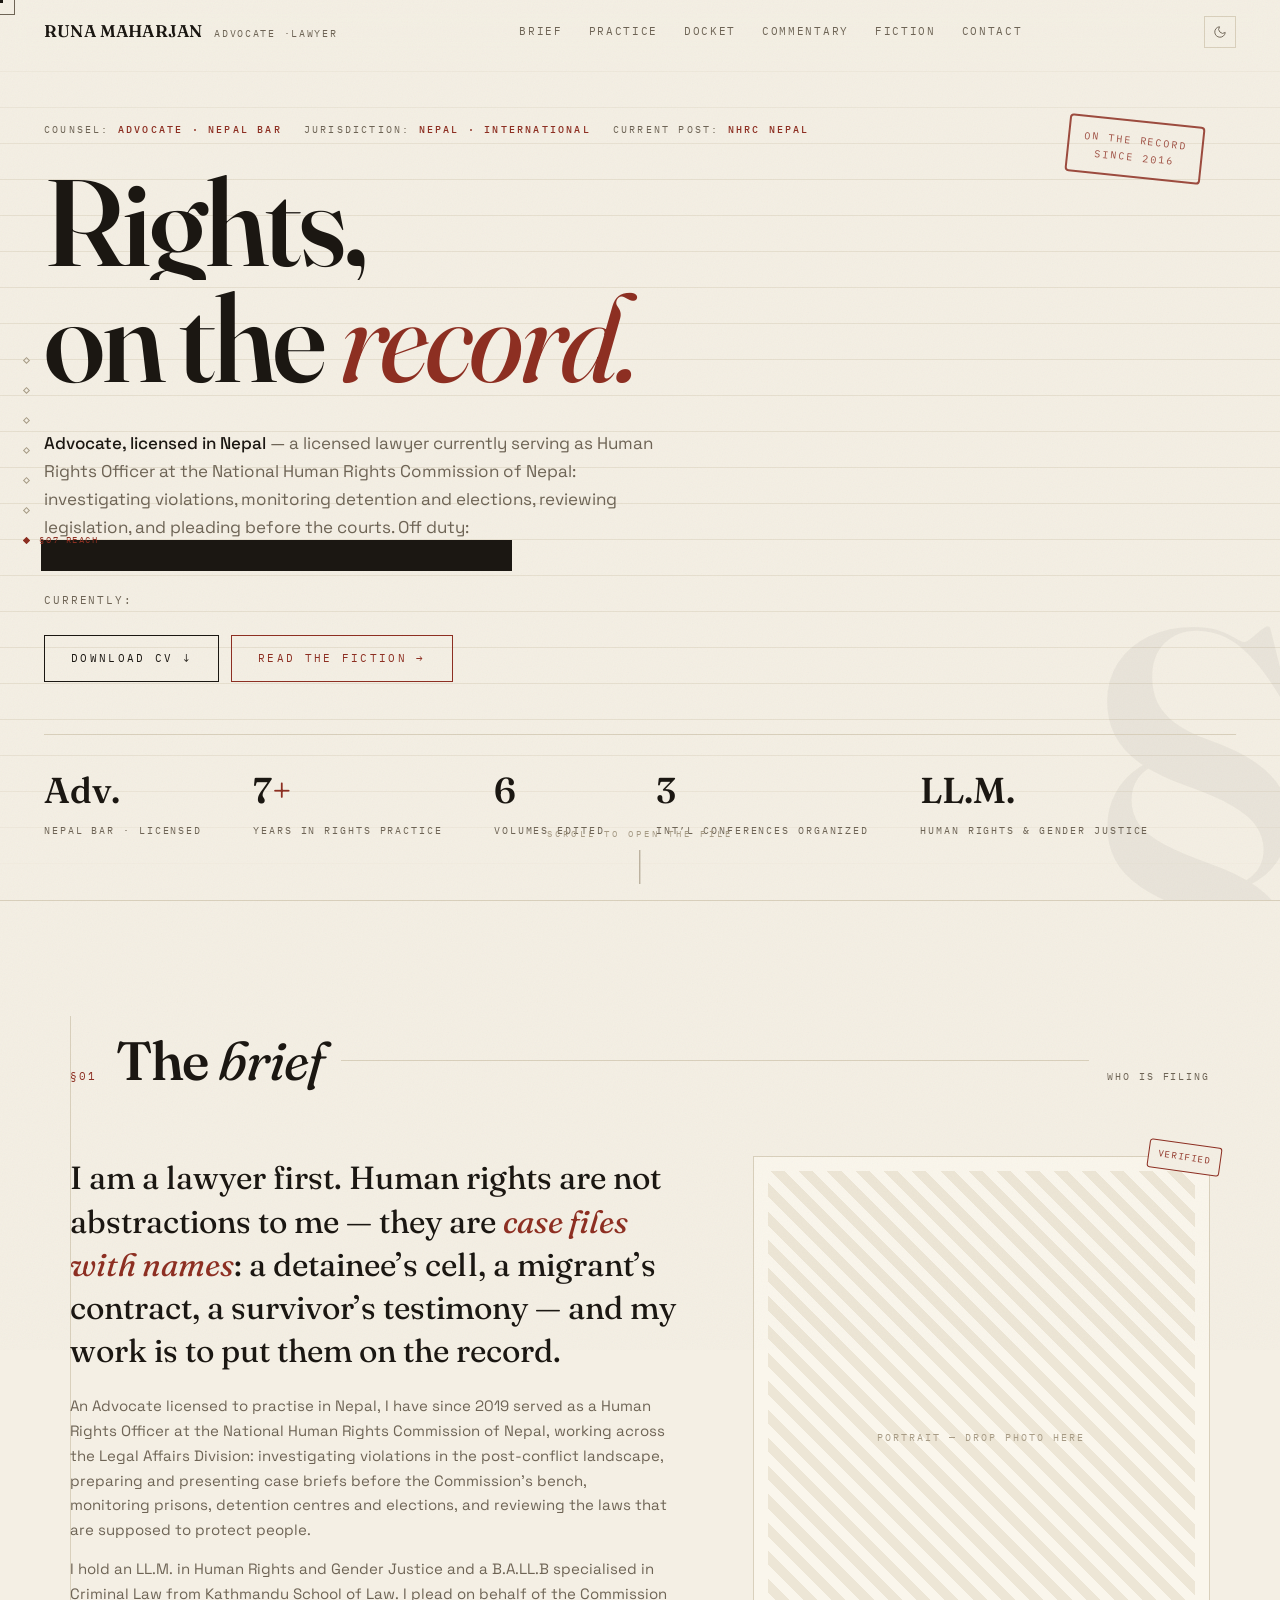
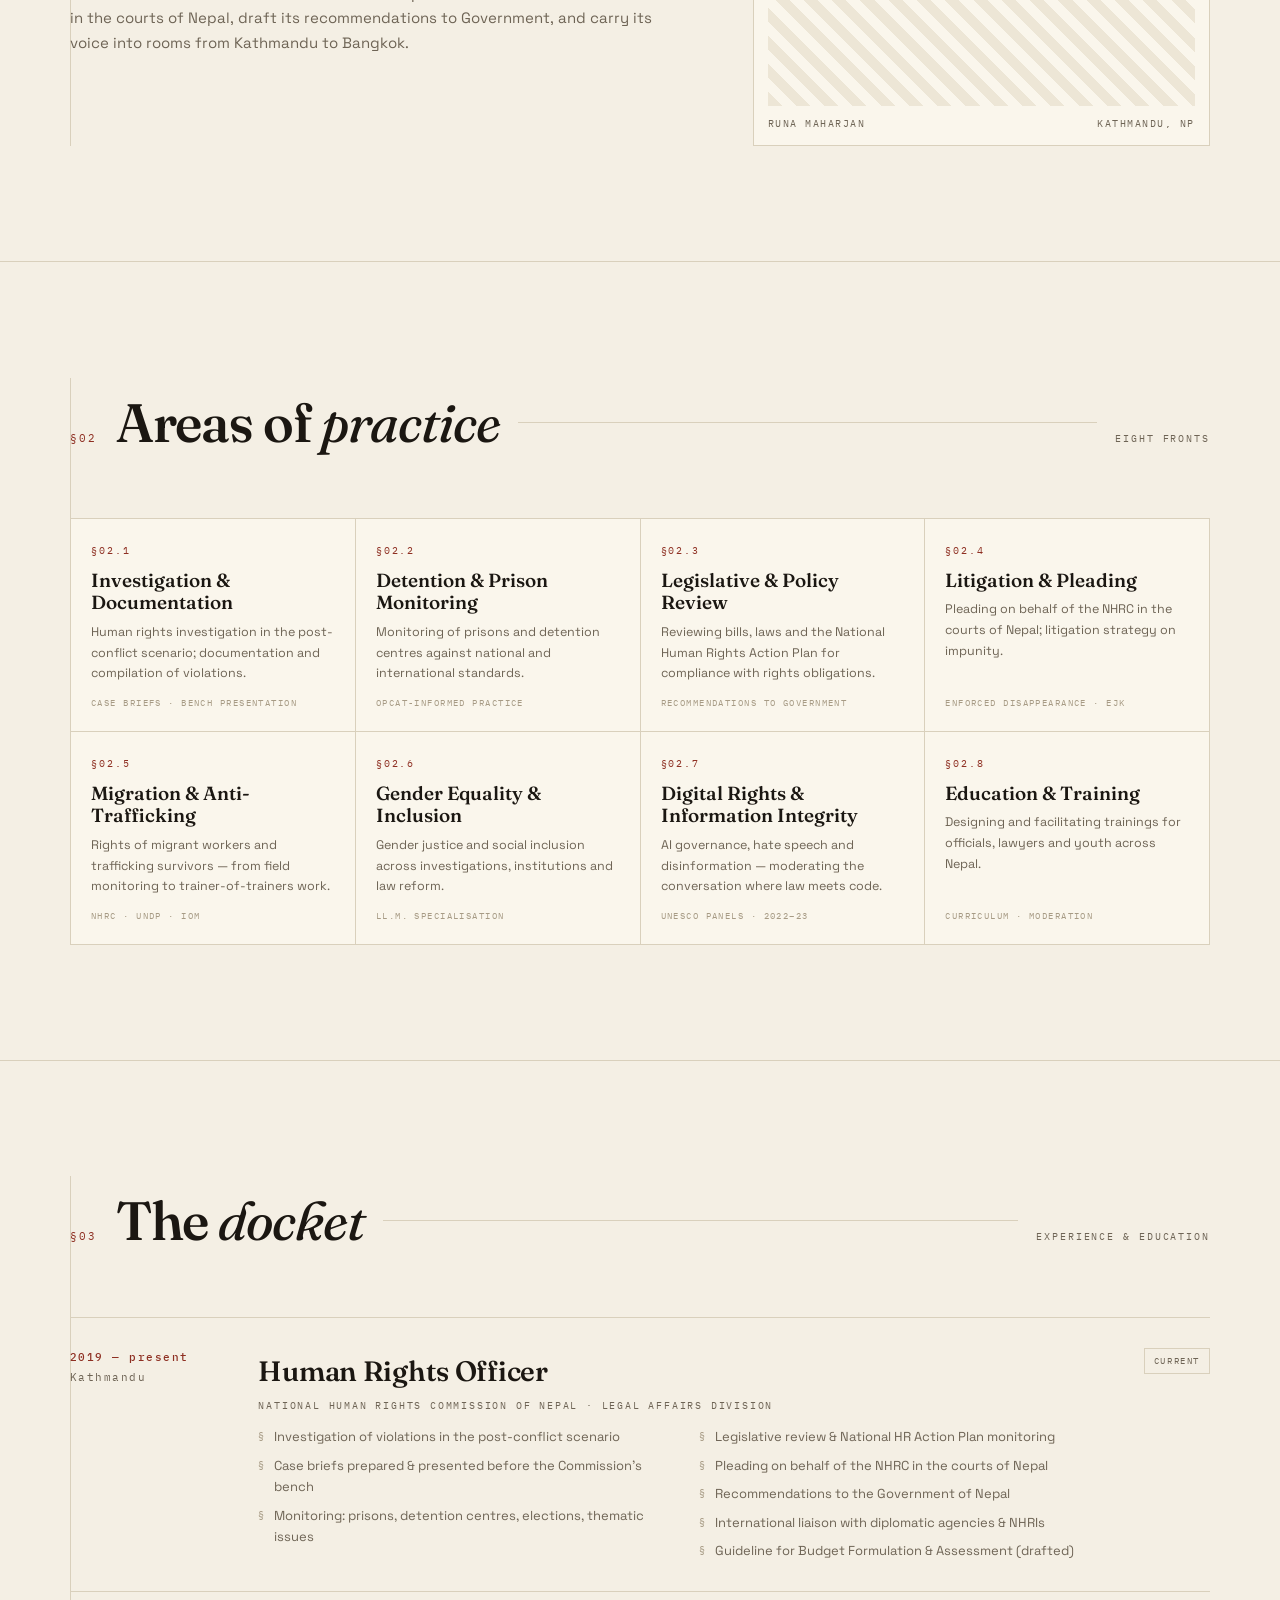
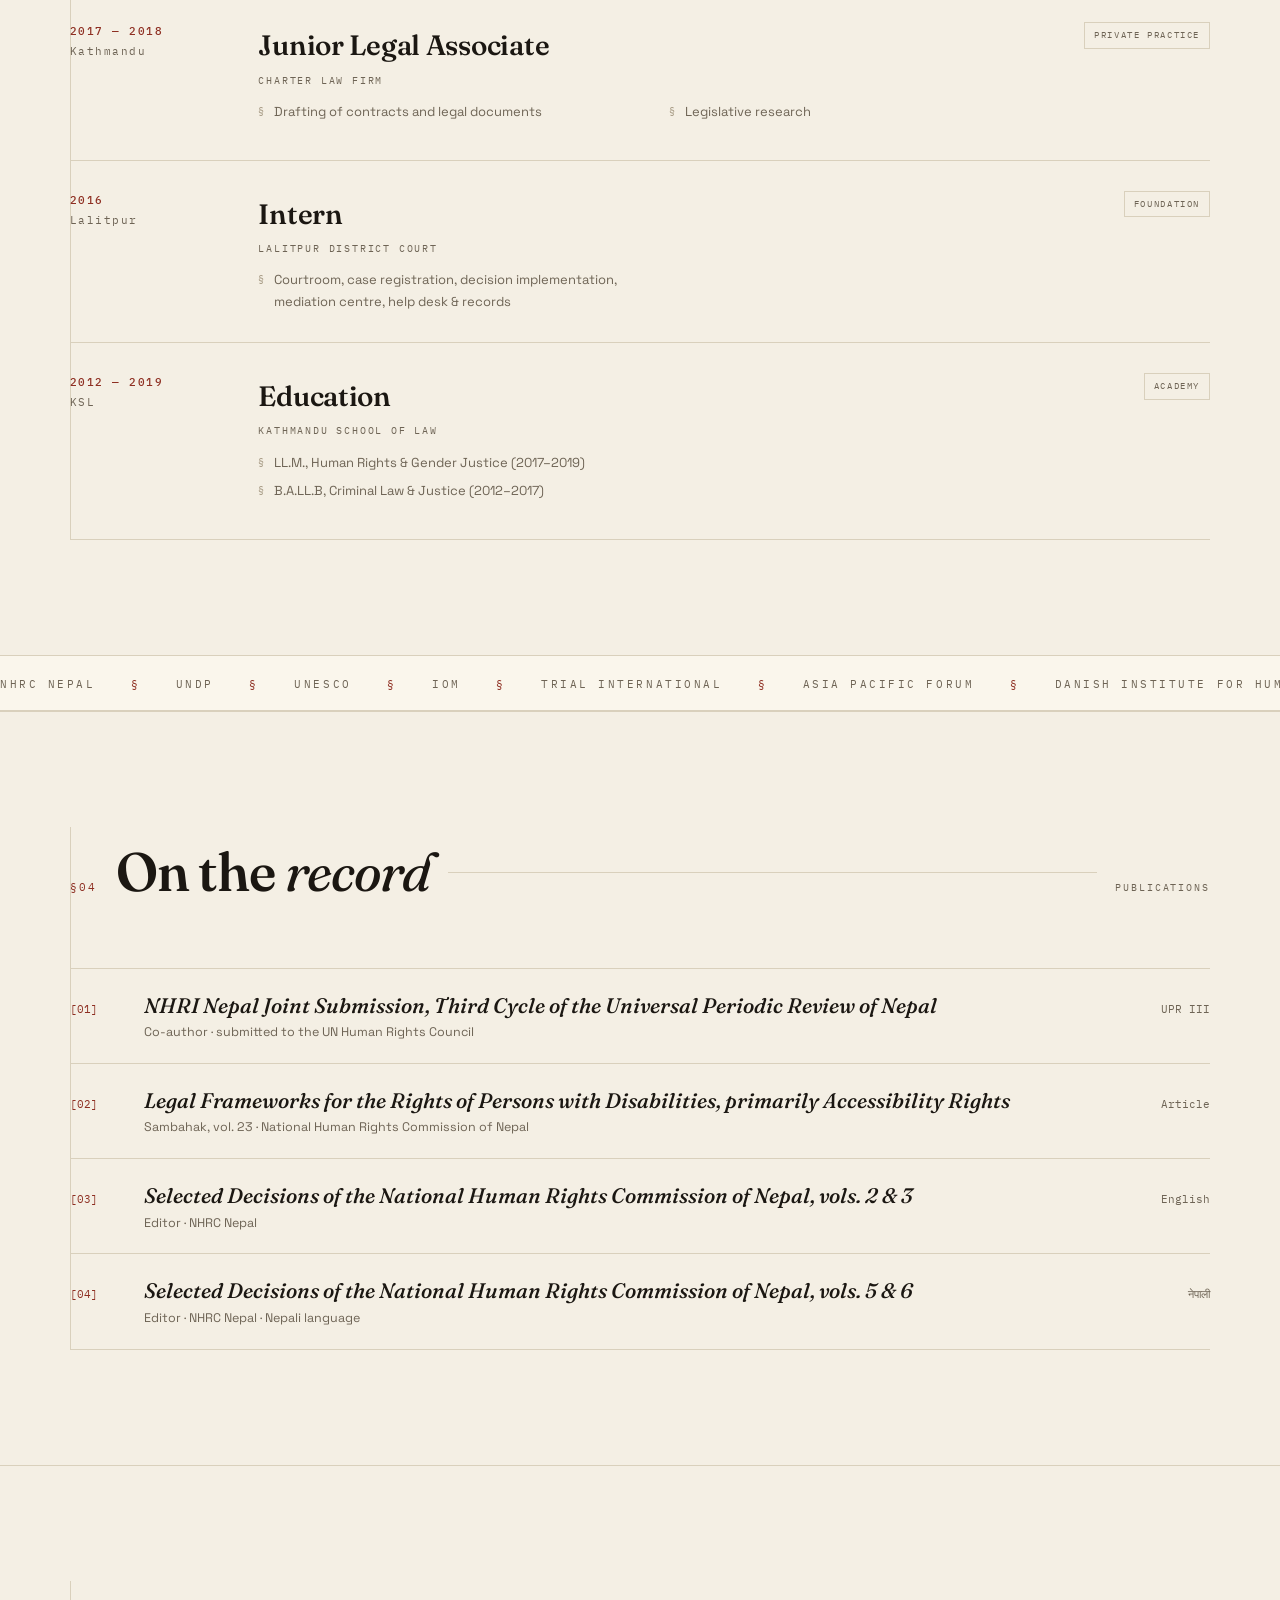
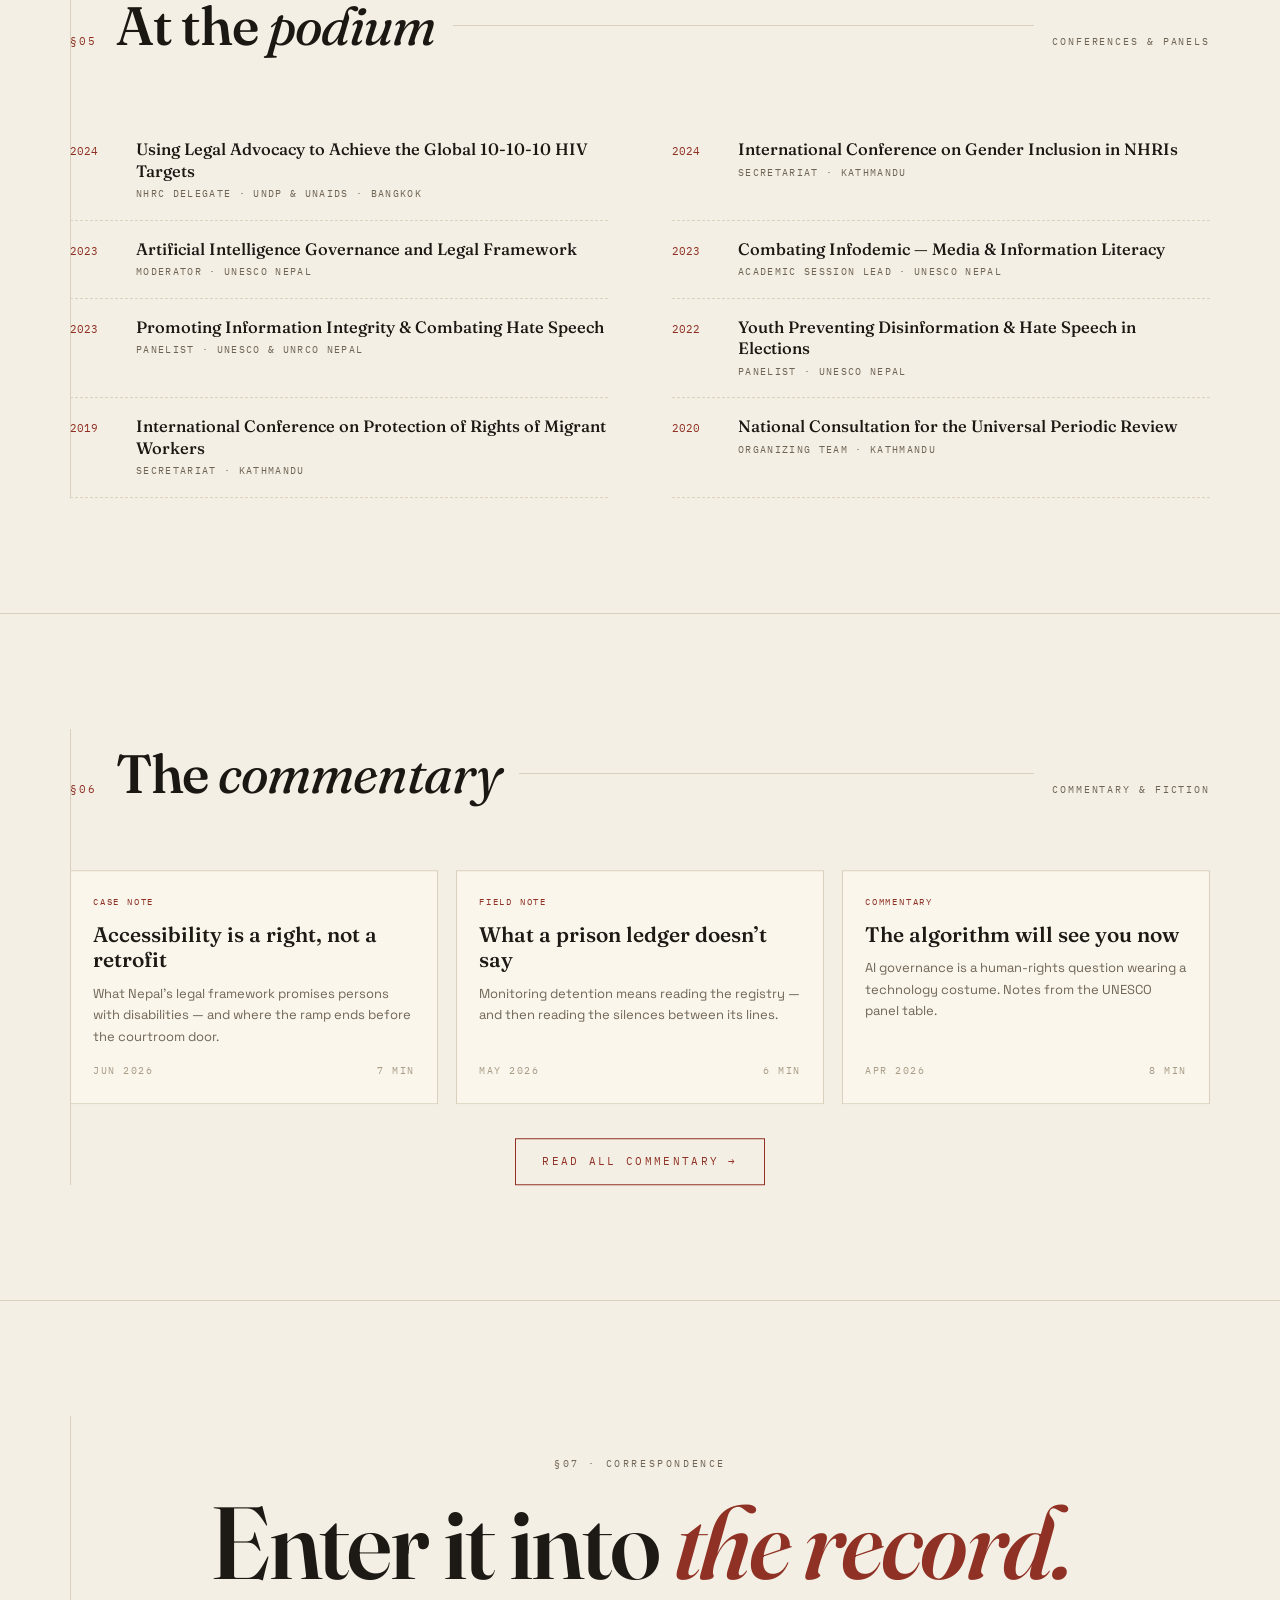
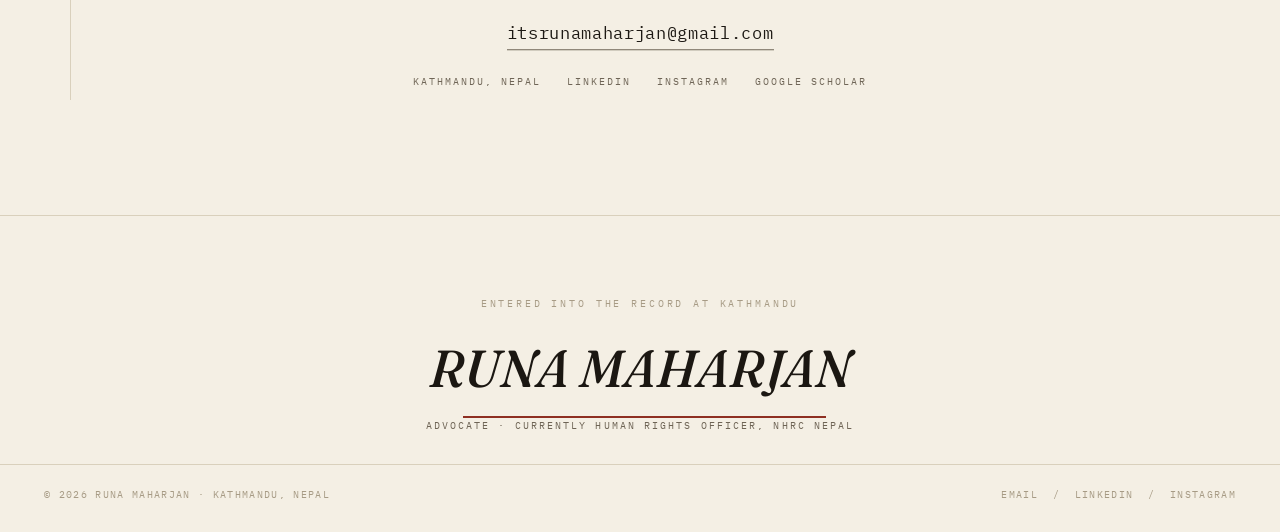
<file: index.html>
<!DOCTYPE html>
<html lang="en">
<head>
<meta charset="UTF-8" />
<meta name="viewport" content="width=device-width, initial-scale=1.0" />
<title>RUNA MAHARJAN — Advocate &amp; Lawyer, Kathmandu</title>
<script>try{if(localStorage.getItem("otr-theme")==="night")document.documentElement.classList.add("night")}catch(e){}</script>
<link rel="icon" href="data:image/svg+xml,%3Csvg xmlns=%27http://www.w3.org/2000/svg%27 viewBox=%270 0 100 100%27%3E%3Ctext y=%27.9em%27 font-size=%2790%27 fill=%27%238E2F22%27%3E%C2%A7%3C/text%3E%3C/svg%3E" />
<meta name="description" content="Advocate and human-rights lawyer in Nepal, currently Human Rights Officer at the NHRC — investigation, monitoring, legislative review, litigation, and commentary." />
<link rel="preconnect" href="https://fonts.googleapis.com" />
<link rel="preconnect" href="https://fonts.gstatic.com" crossorigin />
<link href="https://fonts.googleapis.com/css2?family=Fraunces:ital,opsz,wght@0,9..144,430;0,9..144,500;0,9..144,560;0,9..144,600;1,9..144,430;1,9..144,500&family=Space+Grotesk:wght@400;500&family=IBM+Plex+Mono:wght@400;500&display=swap" rel="stylesheet" />
<link rel="stylesheet" href="assets/css/style.css" />
</head>
<body>
<div class="grain"></div><header>
  <a class="wm" href="index.html"><span class="nm">RUNA MAHARJAN</span><span class="role">Advocate &#183;Lawyer</span></a>
  <nav class="main">
    <a href="index.html#brief">Brief</a>
    <a href="index.html#practice">Practice</a>
    <a href="index.html#docket">Docket</a>
    <a href="blog.html">Commentary</a>
    <a href="fiction.html">Fiction</a>
    <a href="index.html#reach">Contact</a>
  </nav>
  <div class="hbtns">
    <button class="thm" aria-label="Toggle night mode"></button>
    <button class="burger" aria-label="Menu"><i></i><i></i></button>
  </div>
</header>
<div class="mnav">
  <a href="index.html#brief">Brief</a>
  <a href="index.html#practice">Practice</a>
  <a href="index.html#docket">Docket</a>
  <a href="blog.html">Commentary</a>
  <a href="fiction.html">Fiction</a>
  <a href="index.html#reach">Contact</a>
</div>

<!-- HERO -->
<nav class="rail" id="rail" aria-label="Sections">
  <a href="#brief"><i></i><span class="lb">&#167;01 Brief</span></a>
  <a href="#practice"><i></i><span class="lb">&#167;02 Practice</span></a>
  <a href="#docket"><i></i><span class="lb">&#167;03 Docket</span></a>
  <a href="#record"><i></i><span class="lb">&#167;04 Record</span></a>
  <a href="#podium"><i></i><span class="lb">&#167;05 Podium</span></a>
  <a href="#writing"><i></i><span class="lb">&#167;06 Writing</span></a>
  <a href="#reach"><i></i><span class="lb">&#167;07 Reach</span></a>
</nav>

<section class="hero">
  <span class="wmk" aria-hidden="true">&#167;</span>
  <div class="filed">
    <span>Counsel: <b>Advocate &#183; Nepal Bar</b></span>
    <span>Jurisdiction: <b>Nepal &#183; International</b></span>
    <span>Current post: <b>NHRC Nepal</b></span>
  </div>
  <h1>
    <span class="row"><span>Rights,</span></span>
    <span class="row"><span>on the <em>record.</em></span></span>
  </h1>
  <p class="sub"><b>Advocate, licensed in Nepal</b> — a licensed lawyer currently serving as Human Rights Officer
  at the National Human Rights Commission of Nepal: investigating violations, monitoring detention and elections,
  reviewing legislation, and pleading before the courts.
  Off duty: <span class="redact">writing fiction about the people the case files can&#8217;t hold.</span></p>
  <div class="now">Currently: <span class="rot">monitoring.</span></div>
  <div style="margin-top:26px;display:flex;gap:12px;flex-wrap:wrap">
    <a class="btn" href="cv.pdf" download>Download CV &#8595;</a>
    <a class="btn seal" href="fiction.html">Read the fiction &#8594;</a>
  </div>
  <div class="stamp">On the record<br/>since 2016</div>

  <div class="hstats">
    <div class="hstat"><div class="v">Adv.</div><div class="k">Nepal Bar &#183; licensed</div></div>
    <div class="hstat"><div class="v">7<i>+</i></div><div class="k">Years in rights practice</div></div>
    <div class="hstat"><div class="v">6</div><div class="k">Volumes edited</div></div>
    <div class="hstat"><div class="v">3</div><div class="k">Int&#8217;l conferences organized</div></div>
    <div class="hstat"><div class="v">LL.M.</div><div class="k">Human Rights &amp; Gender Justice</div></div>
  </div>
  <div class="scrollcue">Scroll to open the file</div>
</section>

<!-- BRIEF -->
<section class="sec" id="brief">
  <div class="shell">
    <div class="shead"><span class="no">&#167;01</span><h2>The <em>brief</em></h2><span class="rule"></span><span class="tag">Who is filing</span></div>
    <div class="brief">
      <div data-rise>
        <p class="lede">I am a lawyer first. Human rights are not abstractions to me — they are <em>case files with names</em>:
        a detainee&#8217;s cell, a migrant&#8217;s contract, a survivor&#8217;s testimony — and my work is to put them on the record.</p>
        <div class="body">
          <p>An Advocate licensed to practise in Nepal, I have since 2019 served as a Human Rights Officer at the
          National Human Rights Commission of Nepal,
          working across the Legal Affairs Division: investigating violations in the post-conflict landscape,
          preparing and presenting case briefs before the Commission&#8217;s bench, monitoring prisons, detention
          centres and elections, and reviewing the laws that are supposed to protect people.</p>
          <p>I hold an LL.M. in Human Rights and Gender Justice and a B.A.LL.B specialised in Criminal Law from
          Kathmandu School of Law. I plead on behalf of the Commission in the courts of Nepal, draft its
          recommendations to Government, and carry its voice into rooms from Kathmandu to Bangkok.</p>
        </div>
      </div>
      <div class="portrait" data-rise>
        <span class="pstamp">Verified</span>
        <div class="ph">Portrait &#8212; drop photo here</div>
        <div class="cap"><span>RUNA MAHARJAN</span><span>Kathmandu, NP</span></div>
      </div>
    </div>
  </div>
</section>

<!-- PRACTICE -->
<section class="sec" id="practice">
  <div class="shell">
    <div class="shead"><span class="no">&#167;02</span><h2>Areas of <em>practice</em></h2><span class="rule"></span><span class="tag">Eight fronts</span></div>
    <div class="pgrid" data-rise>
      <div class="parea"><span class="pn">&#167;02.1</span><h3>Investigation &amp; Documentation</h3><p>Human rights investigation in the post-conflict scenario; documentation and compilation of violations.</p><span class="gl">Case briefs &#183; bench presentation</span></div>
      <div class="parea"><span class="pn">&#167;02.2</span><h3>Detention &amp; Prison Monitoring</h3><p>Monitoring of prisons and detention centres against national and international standards.</p><span class="gl">OPCAT-informed practice</span></div>
      <div class="parea"><span class="pn">&#167;02.3</span><h3>Legislative &amp; Policy Review</h3><p>Reviewing bills, laws and the National Human Rights Action Plan for compliance with rights obligations.</p><span class="gl">Recommendations to Government</span></div>
      <div class="parea"><span class="pn">&#167;02.4</span><h3>Litigation &amp; Pleading</h3><p>Pleading on behalf of the NHRC in the courts of Nepal; litigation strategy on impunity.</p><span class="gl">Enforced disappearance &#183; EJK</span></div>
      <div class="parea"><span class="pn">&#167;02.5</span><h3>Migration &amp; Anti-Trafficking</h3><p>Rights of migrant workers and trafficking survivors — from field monitoring to trainer-of-trainers work.</p><span class="gl">NHRC &#183; UNDP &#183; IOM</span></div>
      <div class="parea"><span class="pn">&#167;02.6</span><h3>Gender Equality &amp; Inclusion</h3><p>Gender justice and social inclusion across investigations, institutions and law reform.</p><span class="gl">LL.M. specialisation</span></div>
      <div class="parea"><span class="pn">&#167;02.7</span><h3>Digital Rights &amp; Information Integrity</h3><p>AI governance, hate speech and disinformation — moderating the conversation where law meets code.</p><span class="gl">UNESCO panels &#183; 2022&#8211;23</span></div>
      <div class="parea"><span class="pn">&#167;02.8</span><h3>Education &amp; Training</h3><p>Designing and facilitating trainings for officials, lawyers and youth across Nepal.</p><span class="gl">Curriculum &#183; moderation</span></div>
    </div>
  </div>
</section>

<!-- DOCKET -->
<section class="sec" id="docket">
  <div class="shell">
    <div class="shead"><span class="no">&#167;03</span><h2>The <em>docket</em></h2><span class="rule"></span><span class="tag">Experience &amp; education</span></div>
    <div class="docket">
      <div class="case" data-rise>
        <div class="when"><b>2019 &#8212; present</b>Kathmandu</div>
        <div>
          <h3>Human Rights Officer</h3>
          <div class="org">National Human Rights Commission of Nepal &#183; Legal Affairs Division</div>
          <ul>
            <li>Investigation of violations in the post-conflict scenario</li>
            <li>Case briefs prepared &amp; presented before the Commission&#8217;s bench</li>
            <li>Monitoring: prisons, detention centres, elections, thematic issues</li>
            <li>Legislative review &amp; National HR Action Plan monitoring</li>
            <li>Pleading on behalf of the NHRC in the courts of Nepal</li>
            <li>Recommendations to the Government of Nepal</li>
            <li>International liaison with diplomatic agencies &amp; NHRIs</li>
            <li>Guideline for Budget Formulation &amp; Assessment (drafted)</li>
          </ul>
        </div>
        <span class="badge">Current</span>
      </div>
      <div class="case" data-rise>
        <div class="when"><b>2017 &#8212; 2018</b>Kathmandu</div>
        <div>
          <h3>Junior Legal Associate</h3>
          <div class="org">Charter Law Firm</div>
          <ul><li>Drafting of contracts and legal documents</li><li>Legislative research</li></ul>
        </div>
        <span class="badge">Private practice</span>
      </div>
      <div class="case" data-rise>
        <div class="when"><b>2016</b>Lalitpur</div>
        <div>
          <h3>Intern</h3>
          <div class="org">Lalitpur District Court</div>
          <ul><li>Courtroom, case registration, decision implementation, mediation centre, help desk &amp; records</li></ul>
        </div>
        <span class="badge">Foundation</span>
      </div>
      <div class="case edu" data-rise>
        <div class="when"><b>2012 &#8212; 2019</b>KSL</div>
        <div>
          <h3>Education</h3>
          <div class="org">Kathmandu School of Law</div>
          <ul>
            <li>LL.M., Human Rights &amp; Gender Justice (2017&#8211;2019)</li>
            <li>B.A.LL.B, Criminal Law &amp; Justice (2012&#8211;2017)</li>
          </ul>
        </div>
        <span class="badge">Academy</span>
      </div>
    </div>
  </div>
</section>

<div class="inst"><span class="in">
  NHRC Nepal <i>&#167;</i> UNDP <i>&#167;</i> UNESCO <i>&#167;</i> IOM <i>&#167;</i> Trial International <i>&#167;</i> Asia Pacific Forum <i>&#167;</i> Danish Institute for Human Rights <i>&#167;</i> UNAIDS <i>&#167;</i>
  NHRC Nepal <i>&#167;</i> UNDP <i>&#167;</i> UNESCO <i>&#167;</i> IOM <i>&#167;</i> Trial International <i>&#167;</i> Asia Pacific Forum <i>&#167;</i> Danish Institute for Human Rights <i>&#167;</i> UNAIDS <i>&#167;</i>
</span></div>

<!-- RECORD: publications -->
<section class="sec" id="record">
  <div class="shell">
    <div class="shead"><span class="no">&#167;04</span><h2>On the <em>record</em></h2><span class="rule"></span><span class="tag">Publications</span></div>
    <div class="cites">
      <div class="cite" data-rise><div class="t">NHRI Nepal Joint Submission, Third Cycle of the Universal Periodic Review of Nepal<span class="src">Co-author &#183; submitted to the UN Human Rights Council</span></div><span class="yr">UPR III</span></div>
      <div class="cite" data-rise><div class="t">Legal Frameworks for the Rights of Persons with Disabilities, primarily Accessibility Rights<span class="src">Sambahak, vol. 23 &#183; National Human Rights Commission of Nepal</span></div><span class="yr">Article</span></div>
      <div class="cite" data-rise><div class="t">Selected Decisions of the National Human Rights Commission of Nepal, vols. 2 &amp; 3<span class="src">Editor &#183; NHRC Nepal</span></div><span class="yr">English</span></div>
      <div class="cite" data-rise><div class="t">Selected Decisions of the National Human Rights Commission of Nepal, vols. 5 &amp; 6<span class="src">Editor &#183; NHRC Nepal &#183; Nepali language</span></div><span class="yr">&#2344;&#2375;&#2346;&#2366;&#2354;&#2368;</span></div>
    </div>
  </div>
</section>

<!-- PODIUM -->
<section class="sec" id="podium">
  <div class="shell">
    <div class="shead"><span class="no">&#167;05</span><h2>At the <em>podium</em></h2><span class="rule"></span><span class="tag">Conferences &amp; panels</span></div>
    <div class="podium">
      <div class="talk" data-rise><span class="yr">2024</span><div><h4>Using Legal Advocacy to Achieve the Global 10-10-10 HIV Targets</h4><p>NHRC delegate &#183; UNDP &amp; UNAIDS &#183; Bangkok</p></div></div>
      <div class="talk" data-rise><span class="yr">2024</span><div><h4>International Conference on Gender Inclusion in NHRIs</h4><p>Secretariat &#183; Kathmandu</p></div></div>
      <div class="talk" data-rise><span class="yr">2023</span><div><h4>Artificial Intelligence Governance and Legal Framework</h4><p>Moderator &#183; UNESCO Nepal</p></div></div>
      <div class="talk" data-rise><span class="yr">2023</span><div><h4>Combating Infodemic — Media &amp; Information Literacy</h4><p>Academic session lead &#183; UNESCO Nepal</p></div></div>
      <div class="talk" data-rise><span class="yr">2023</span><div><h4>Promoting Information Integrity &amp; Combating Hate Speech</h4><p>Panelist &#183; UNESCO &amp; UNRCO Nepal</p></div></div>
      <div class="talk" data-rise><span class="yr">2022</span><div><h4>Youth Preventing Disinformation &amp; Hate Speech in Elections</h4><p>Panelist &#183; UNESCO Nepal</p></div></div>
      <div class="talk" data-rise><span class="yr">2019</span><div><h4>International Conference on Protection of Rights of Migrant Workers</h4><p>Secretariat &#183; Kathmandu</p></div></div>
      <div class="talk" data-rise><span class="yr">2020</span><div><h4>National Consultation for the Universal Periodic Review</h4><p>Organizing team &#183; Kathmandu</p></div></div>
    </div>
  </div>
</section>

<!-- WRITING teaser -->
<section class="sec" id="writing">
  <div class="shell">
    <div class="shead"><span class="no">&#167;06</span><h2>The <em>commentary</em></h2><span class="rule"></span><span class="tag">Commentary &amp; fiction</span></div>
    <div class="wgrid">
      <a class="wcard" href="read.html?slug=accessibility-is-not-a-retrofit" data-rise>
        <span class="k">Case note</span>
        <h3>Accessibility is a right, not a retrofit</h3>
        <p>What Nepal&#8217;s legal framework promises persons with disabilities — and where the ramp ends before the courtroom door.</p>
        <span class="m"><span>Jun 2026</span><span>7 min</span></span>
      </a>
      <a class="wcard" href="read.html?slug=what-a-prison-ledger-doesnt-say" data-rise>
        <span class="k">Field note</span>
        <h3>What a prison ledger doesn&#8217;t say</h3>
        <p>Monitoring detention means reading the registry — and then reading the silences between its lines.</p>
        <span class="m"><span>May 2026</span><span>6 min</span></span>
      </a>
      <a class="wcard" href="read.html?slug=the-algorithm-will-see-you-now" data-rise>
        <span class="k">Commentary</span>
        <h3>The algorithm will see you now</h3>
        <p>AI governance is a human-rights question wearing a technology costume. Notes from the UNESCO panel table.</p>
        <span class="m"><span>Apr 2026</span><span>8 min</span></span>
      </a>
    </div>
    <div class="wall" data-rise><a class="btn seal" href="blog.html">Read all commentary &#8594;</a></div>
  </div>
</section>

<!-- CONTACT -->
<section class="sec" id="reach">
  <div class="shell">
    <div class="reach" data-rise>
      <div class="pre">&#167;07 &#183; Correspondence</div>
      <h2>Enter it into <em>the record.</em></h2>
      <a class="mail" href="mailto:itsrunamaharjan@gmail.com">itsrunamaharjan@gmail.com</a>
      <div class="meta">
        <span>Kathmandu, Nepal</span>
        <a href="https://www.linkedin.com/in/runamaharjan/">LinkedIn</a>
        <a href="https://www.instagram.com/stormy.fables">Instagram</a>
        <a href="#">Google Scholar</a>
      </div>
    </div>
  </div>
</section>

<div class="sig">
  <div class="pre">Entered into the record at Kathmandu</div>
  <div class="name">RUNA MAHARJAN</div>
  <div class="post-title">Advocate &#183; currently Human Rights Officer, NHRC Nepal</div>
</div>
<footer class="fine">
  <span>&#169; 2026 RUNA MAHARJAN &#183; Kathmandu, Nepal</span>
  <span><a href="mailto:itsrunamaharjan@gmail.com">Email</a> &nbsp;/&nbsp; <a href="https://www.linkedin.com/in/runamaharjan/">LinkedIn</a> &nbsp;/&nbsp; <a href="https://www.instagram.com/stormy.fables">Instagram</a></span>
</footer>
<script src="https://cdnjs.cloudflare.com/ajax/libs/gsap/3.12.5/gsap.min.js"></script>
<script src="assets/js/main.js"></script>
</body>
</html>
</file>
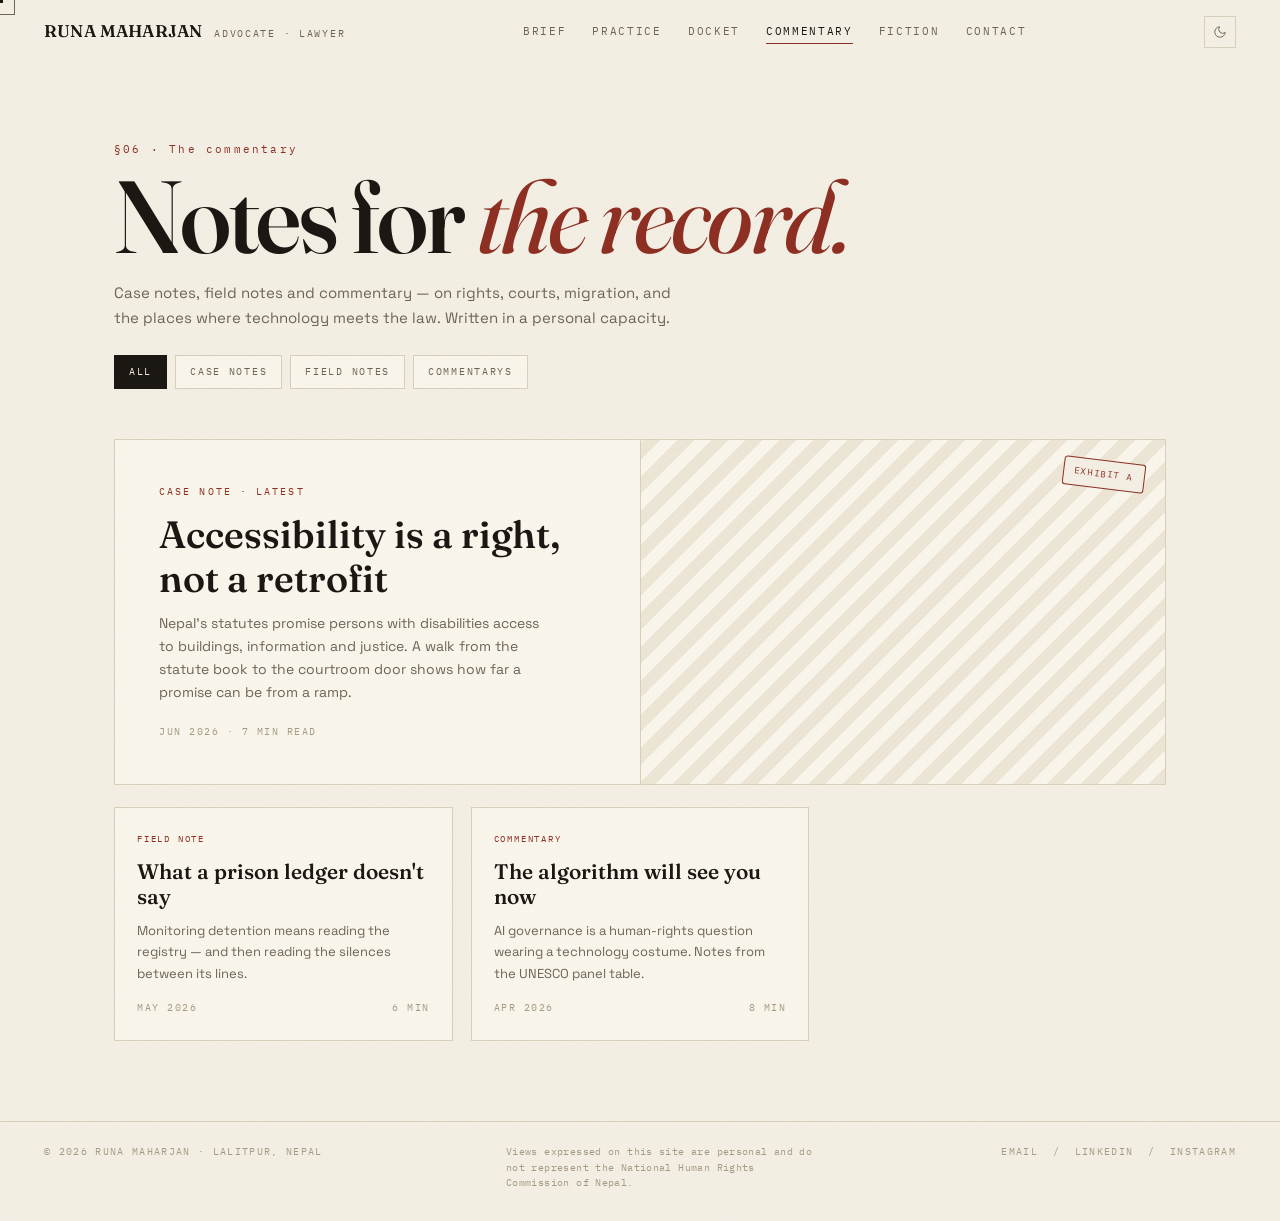
<file: blog.html>
<!DOCTYPE html>
<html lang="en">
<head>
<meta charset="UTF-8" />
<meta name="viewport" content="width=device-width, initial-scale=1.0" />
<title>Commentary — RUNA MAHARJAN</title>
<script>try{if(localStorage.getItem("otr-theme")==="night")document.documentElement.classList.add("night")}catch(e){}</script>
<link rel="icon" href="data:image/svg+xml,%3Csvg xmlns=%27http://www.w3.org/2000/svg%27 viewBox=%270 0 100 100%27%3E%3Ctext y=%27.9em%27 font-size=%2790%27 fill=%27%238E2F22%27%3E%C2%A7%3C/text%3E%3C/svg%3E" />
<link rel="preconnect" href="https://fonts.googleapis.com" />
<link rel="preconnect" href="https://fonts.gstatic.com" crossorigin />
<link href="https://fonts.googleapis.com/css2?family=Fraunces:ital,opsz,wght@0,9..144,430;0,9..144,500;0,9..144,560;0,9..144,600;1,9..144,430;1,9..144,500&family=Space+Grotesk:wght@400;500&family=IBM+Plex+Mono:wght@400;500&display=swap" rel="stylesheet" />
<link rel="stylesheet" href="assets/css/style.css" />
</head>
<body>
<div class="grain"></div>
<header>
  <a class="wm" href="index.html"><span class="nm">RUNA MAHARJAN</span><span class="role">Advocate &#183; Lawyer</span></a>
  <nav class="main">
    <a href="index.html#brief">Brief</a>
    <a href="index.html#practice">Practice</a>
    <a href="index.html#docket">Docket</a>
    <a href="blog.html">Commentary</a>
    <a href="fiction.html">Fiction</a>
    <a href="index.html#reach">Contact</a>
  </nav>
  <div class="hbtns">
    <button class="thm" aria-label="Toggle night mode"></button>
    <button class="burger" aria-label="Menu"><i></i><i></i></button>
  </div>
</header>
<div class="mnav">
  <a href="index.html#brief">Brief</a>
  <a href="index.html#practice">Practice</a>
  <a href="index.html#docket">Docket</a>
  <a href="blog.html">Commentary</a>
  <a href="fiction.html">Fiction</a>
  <a href="index.html#reach">Contact</a>
</div>
<div class="pagehead">
  <div class="no">&#167;06 &#183; The commentary</div>
  <h1>Notes for <em>the record.</em></h1>
  <p class="lede">Case notes, field notes and commentary — on rights, courts, migration, and the places where technology meets the law. Written in a personal capacity.</p>
  <div class="lchips" id="chips"></div>
</div>
<div class="bwrap">
  <div id="feat"></div>
  <div class="wgrid" id="grid"></div>
  <p class="lnote" id="lnote" hidden>Couldn&#8217;t load the index — if this file was opened from disk, run <code>python3 -m http.server</code> or host the folder.</p>
</div>
<footer class="fine">
  <span>&#169; 2026 Runa Maharjan &#183; Lalitpur, Nepal</span>
  <span class="disc">Views expressed on this site are personal and do not represent the National Human Rights Commission of Nepal.</span>
  <span><a href="mailto:itsrunamaharjan@gmail.com">Email</a> &nbsp;/&nbsp; <a href="https://www.linkedin.com/in/runamaharjan/">LinkedIn</a> &nbsp;/&nbsp; <a href="https://instagram.com" target="_blank" rel="noopener">Instagram</a></span>
</footer>
<script src="https://cdnjs.cloudflare.com/ajax/libs/gsap/3.12.5/gsap.min.js"></script>
<script src="assets/js/main.js"></script>
<script>window.OTR_LIST={kind:"blog",featured:true};</script>
<script src="assets/js/listing.js"></script>
</body>
</html>
</file>
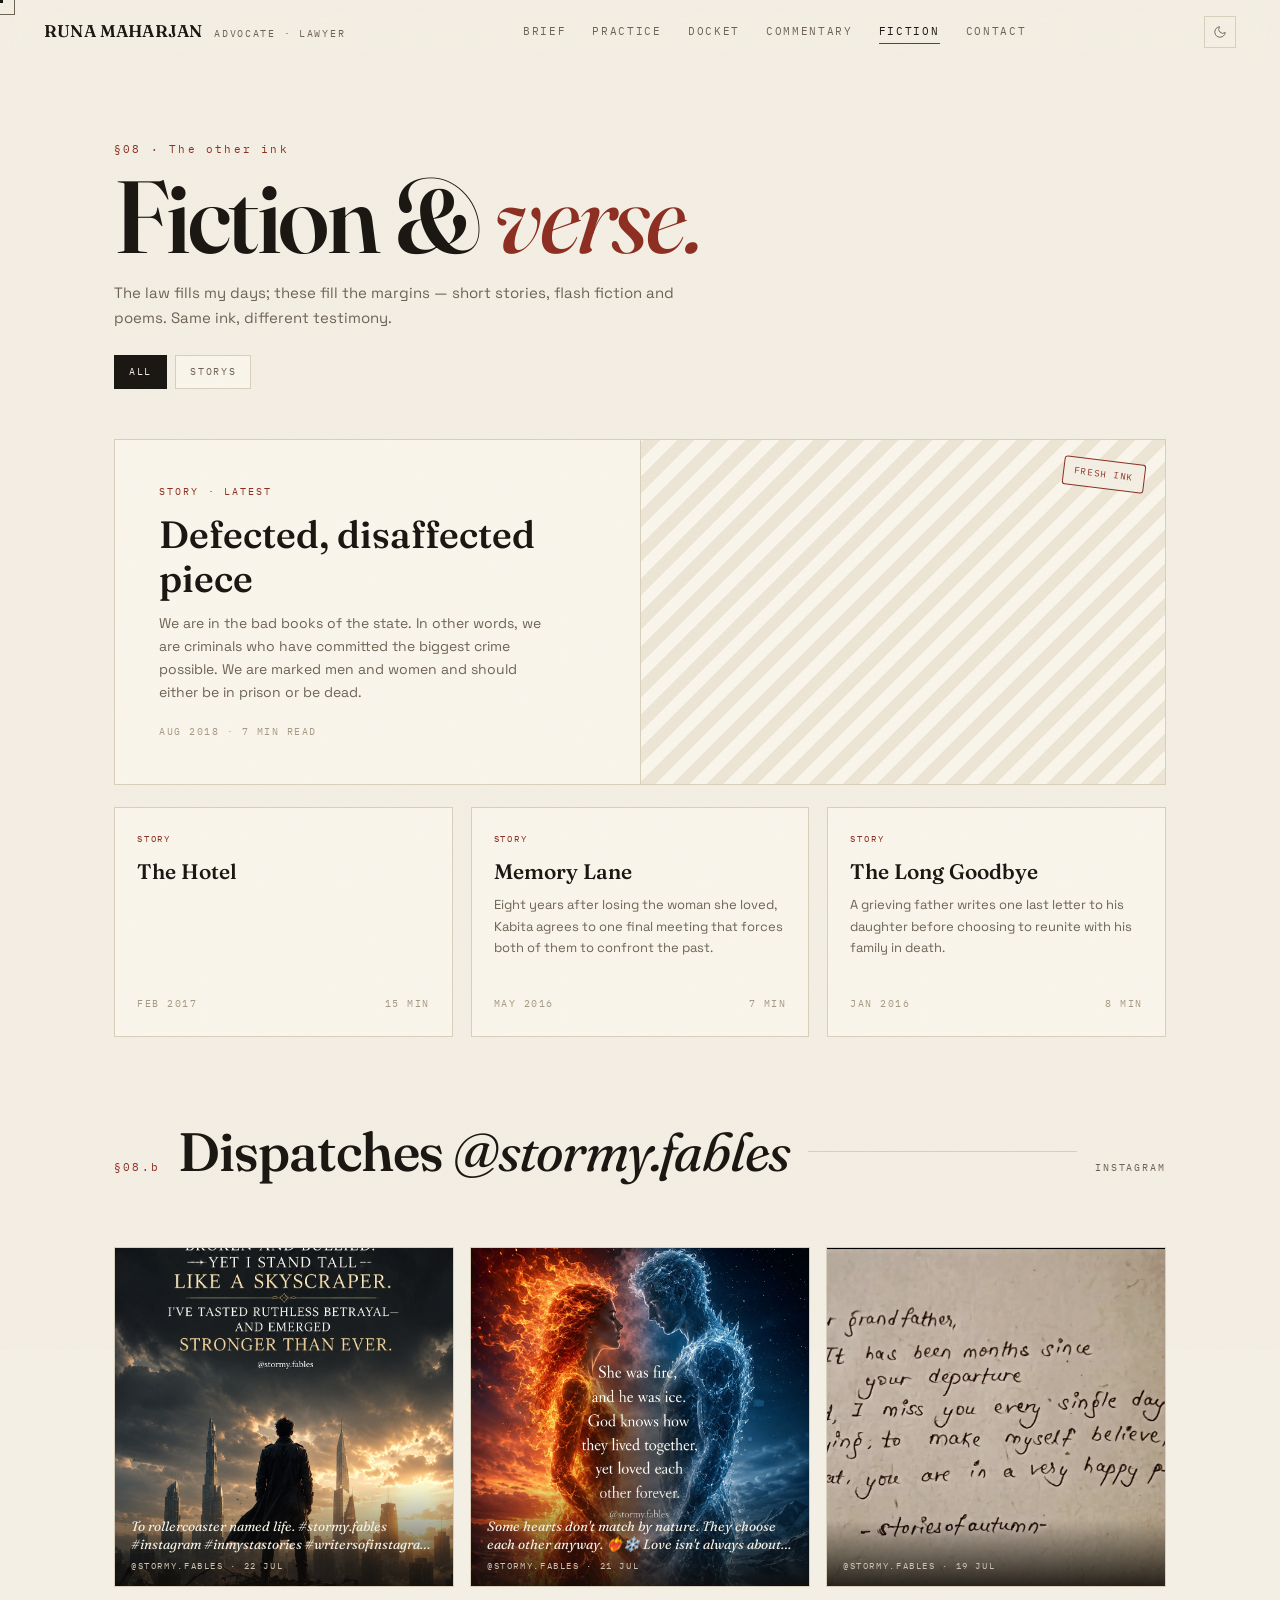
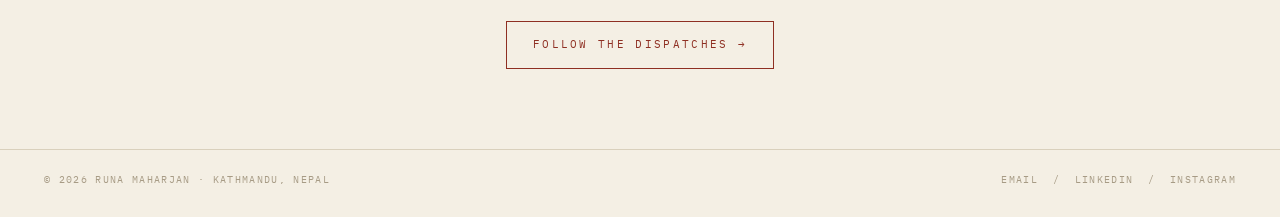
<file: fiction.html>
<!DOCTYPE html>
<html lang="en">
<head>
<meta charset="UTF-8" />
<meta name="viewport" content="width=device-width, initial-scale=1.0" />
<title>Fiction — RUNA MAHARJAN</title>
<script>try{if(localStorage.getItem("otr-theme")==="night")document.documentElement.classList.add("night")}catch(e){}</script>
<link rel="icon" href="data:image/svg+xml,%3Csvg xmlns=%27http://www.w3.org/2000/svg%27 viewBox=%270 0 100 100%27%3E%3Ctext y=%27.9em%27 font-size=%2790%27 fill=%27%238E2F22%27%3E%C2%A7%3C/text%3E%3C/svg%3E" />
<link rel="preconnect" href="https://fonts.googleapis.com" />
<link rel="preconnect" href="https://fonts.gstatic.com" crossorigin />
<link href="https://fonts.googleapis.com/css2?family=Fraunces:ital,opsz,wght@0,9..144,430;0,9..144,500;0,9..144,560;0,9..144,600;1,9..144,430;1,9..144,500&family=Space+Grotesk:wght@400;500&family=IBM+Plex+Mono:wght@400;500&display=swap" rel="stylesheet" />
<link rel="stylesheet" href="assets/css/style.css" />
</head>
<body>
<div class="grain"></div>
<header>
  <a class="wm" href="index.html"><span class="nm">RUNA MAHARJAN</span><span class="role">Advocate &#183; Lawyer</span></a>
  <nav class="main">
    <a href="index.html#brief">Brief</a>
    <a href="index.html#practice">Practice</a>
    <a href="index.html#docket">Docket</a>
    <a href="blog.html">Commentary</a>
    <a href="fiction.html">Fiction</a>
    <a href="index.html#reach">Contact</a>
  </nav>
  <div class="hbtns">
    <button class="thm" aria-label="Toggle night mode"></button>
    <button class="burger" aria-label="Menu"><i></i><i></i></button>
  </div>
</header>
<div class="mnav">
  <a href="index.html#brief">Brief</a>
  <a href="index.html#practice">Practice</a>
  <a href="index.html#docket">Docket</a>
  <a href="blog.html">Commentary</a>
  <a href="fiction.html">Fiction</a>
  <a href="index.html#reach">Contact</a>
</div>
<div class="pagehead">
  <div class="no">&#167;08 &#183; The other ink</div>
  <h1>Fiction &amp; <em>verse.</em></h1>
  <p class="lede">The law fills my days; these fill the margins — short stories, flash fiction and poems.
  Same ink, different testimony.</p>
  <div class="lchips" id="chips"></div>
</div>
<div class="bwrap">
  <div id="feat"></div>
  <div class="wgrid" id="grid"></div>
  <p class="lnote" id="lnote" hidden>Couldn&#8217;t load the index — if this file was opened from disk, run <code>python3 -m http.server</code> or host the folder.</p>

  <!-- Instagram dispatches -->
  <section class="ig" data-rise>
    <div class="shead" style="margin-top:70px"><span class="no">&#167;08.b</span><h2>Dispatches <em>&#64;stormy.fables</em></h2><span class="rule"></span><span class="tag">Instagram</span></div>
    <div class="iggrid" id="iggrid"><!-- rendered from content/instagram.json --></div>
    <div class="wall"><a class="btn seal" href="https://www.instagram.com/stormy.fables/" target="_blank" rel="noopener">Follow the dispatches &#8594;</a></div>
    <!--
      To embed REAL Instagram posts, replace each .igtile with Instagram's embed code:
      1) Open a post on instagram.com → ··· menu → Embed → copy the <blockquote class="instagram-media">…</blockquote>
      2) Paste up to three blockquotes inside .iggrid
      3) Add once before </body>:  <script async src="https://www.instagram.com/embed.js"></script>
    -->
  </section>
</div>
<footer class="fine">
  <span>&#169; 2026 RUNA MAHARJAN &#183; Kathmandu, Nepal</span>
  <span><a href="mailto:itsrunamaharjan@gmail.com">Email</a> &nbsp;/&nbsp; <a href="#">LinkedIn</a> &nbsp;/&nbsp; <a href="https://www.instagram.com/stormy.fables/" target="_blank" rel="noopener">Instagram</a></span>
</footer>
<script src="https://cdnjs.cloudflare.com/ajax/libs/gsap/3.12.5/gsap.min.js"></script>
<script src="assets/js/main.js"></script>
<script>
window.OTR_LIST={kind:"fiction",featured:true};
/* Instagram feed config:
   - LIVE mode (auto-updates): set behold to your Behold.so JSON feed URL.
   - STATIC mode: leave behold null and run fetch_instagram.py (see README);
     the page then reads content/instagram.json.
   - Neither present → the placeholder tiles below stay. */
window.OTR_IG={behold:null,handle:"stormy.fables"};
</script>
<script src="assets/js/ig.js"></script>
<script src="assets/js/listing.js"></script>
<script>
(function(){
  var grid=document.getElementById("iggrid");
  function tile(p){
    var d=p.date?new Date(p.date+"T00:00:00").toLocaleDateString("en-GB",{day:"numeric",month:"short"}):"";
    if(p.image){
      return '<a class="igtile img" href="'+p.permalink+'" target="_blank" rel="noopener">'
        +'<img src="'+p.image+'" alt="" loading="lazy"/>'
        +'<span class="bar"><span class="q2">'+(p.caption||"")+'</span><span class="im">@stormy.fables &#183; '+d+'</span></span></a>';
    }
    return '<a class="igtile" href="'+p.permalink+'" target="_blank" rel="noopener">'
      +'<span class="q">&#8220;'+(p.caption||"")+'&#8221;</span>'
      +'<span class="im">@stormy.fables &#183; '+d+'</span></a>';
  }
  fetch("content/instagram.json",{cache:"no-store"})
    .then(function(r){if(!r.ok)throw 0;return r.json();})
    .then(function(posts){grid.innerHTML=posts.slice(0,6).map(tile).join("");})
    .catch(function(){grid.innerHTML='<p class="lnote">Dispatches unavailable — edit content/instagram.json or run fetch_instagram.py (see README).</p>';});
})();
</script>
</body>
</html>
</file>
<file: assets/css/style.css>
/* ============ ON THE RECORD — design system ============ */
:root{
  --paper:#F4EFE4;        /* aged legal paper */
  --paper-2:#EDE6D6;
  --ink:#1B1712;          /* iron-gall ink */
  --muted:#6E6455;
  --faint:#A79B85;
  --line:#D9D0BC;
  --seal:#8E2F22;         /* oxblood seal red */
  --card:#FAF6EC;
  --disp:"Fraunces",Georgia,serif;
  --grot:"Space Grotesk",system-ui,sans-serif;
  --mono:"IBM Plex Mono",ui-monospace,Menlo,monospace;
}
html.night{
  --paper:#131110; --paper-2:#0D0B0A; --ink:#EDE6D8; --muted:#9A8F7D;
  --faint:#635A4C; --line:#2A251E; --card:#1A1714; --seal:#C0503F;
}
*{box-sizing:border-box;margin:0;padding:0}
html{-webkit-text-size-adjust:100%;scroll-behavior:smooth}
body{background:var(--paper);color:var(--ink);font-family:var(--grot);line-height:1.65;
  transition:background .4s,color .4s}
::selection{background:var(--seal);color:var(--paper)}
a{color:inherit;text-decoration:none}
button{font:inherit;color:inherit;background:none;border:0;cursor:pointer}
img{display:block;max-width:100%}

/* paper grain */
.grain{position:fixed;inset:-50%;width:200%;height:200%;pointer-events:none;z-index:96;opacity:.05;
  mix-blend-mode:multiply;
  background-image:url("data:image/svg+xml,%3Csvg xmlns='http://www.w3.org/2000/svg' width='180' height='180'%3E%3Cfilter id='n'%3E%3CfeTurbulence type='fractalNoise' baseFrequency='0.8' numOctaves='2' stitchTiles='stitch'/%3E%3C/filter%3E%3Crect width='100%25' height='100%25' filter='url(%23n)'/%3E%3C/svg%3E")}
html.night .grain{mix-blend-mode:screen;opacity:.05}

/* cursor */
.cursor{position:fixed;top:0;left:0;z-index:99;pointer-events:none}
.cursor .dot{width:6px;height:6px;background:var(--ink);transform:translate(-50%,-50%)}
.cursor .ring{position:absolute;top:0;left:0;width:30px;height:30px;border:1px solid var(--muted);
  transform:translate(-50%,-50%);transition:transform .3s cubic-bezier(.22,1,.36,1),border-color .3s}
.cursor.big .ring{transform:translate(-50%,-50%) scale(1.7);border-color:var(--seal)}
@media (hover:none){.cursor{display:none}}

/* ---------- header ---------- */
header{position:fixed;top:0;left:0;right:0;z-index:80;height:64px;padding:0 clamp(18px,4vw,44px);
  display:flex;align-items:center;justify-content:space-between;
  background:color-mix(in srgb,var(--paper) 70%,transparent);backdrop-filter:blur(12px);
  border-bottom:1px solid transparent;transition:border-color .4s,background .4s}
header.scrolled{border-bottom-color:var(--line);background:color-mix(in srgb,var(--paper) 88%,transparent)}
.wm{display:flex;align-items:baseline;gap:12px}
.wm .nm{font-family:var(--disp);font-weight:600;font-size:17px;letter-spacing:.01em}
.wm .role{font-family:var(--mono);font-size:9.5px;letter-spacing:.18em;text-transform:uppercase;color:var(--muted)}
nav.main{display:flex;gap:26px;font-family:var(--mono);font-size:10.5px;letter-spacing:.16em;text-transform:uppercase}
nav.main a{position:relative;color:var(--muted);padding:4px 0;transition:color .25s}
nav.main a::after{content:"";position:absolute;left:0;bottom:0;height:1px;width:0;background:var(--seal);transition:width .3s}
nav.main a:hover{color:var(--ink)}
nav.main a:hover::after{width:100%}
.hbtns{display:flex;align-items:center;gap:10px}
.thm{width:32px;height:32px;border:1px solid var(--line);display:flex;align-items:center;justify-content:center;color:var(--muted);transition:all .25s}
.thm:hover{color:var(--ink);border-color:var(--ink)}
.thm svg{width:14px;height:14px}
.burger{display:none;width:32px;height:32px;border:1px solid var(--line);flex-direction:column;align-items:center;justify-content:center;gap:4px}
.burger i{width:14px;height:1.5px;background:var(--ink);transition:transform .3s}
body.navopen .burger i:nth-child(1){transform:translateY(2.75px) rotate(45deg)}
body.navopen .burger i:nth-child(2){transform:translateY(-2.75px) rotate(-45deg)}
.mnav{position:fixed;top:64px;left:0;right:0;z-index:79;background:var(--paper);border-bottom:1px solid var(--line);
  display:none;flex-direction:column;padding:10px 20px 18px}
body.navopen .mnav{display:flex}
.mnav a{font-family:var(--mono);font-size:12px;letter-spacing:.16em;text-transform:uppercase;color:var(--muted);padding:12px 4px;border-bottom:1px dashed var(--line)}
.mnav a:last-child{border-bottom:0}

/* ---------- hero ---------- */
.hero{min-height:100svh;display:flex;flex-direction:column;justify-content:center;
  padding:120px clamp(18px,4vw,44px) 60px;position:relative;overflow:hidden}
.hero::before{content:"";position:absolute;inset:0;pointer-events:none;opacity:.5;
  background:repeating-linear-gradient(to bottom,transparent 0 35px,var(--line) 35px 36px);
  mask-image:linear-gradient(to bottom,transparent,black 18%,black 82%,transparent)}
.hero .wmk{position:absolute;right:-.06em;bottom:-.22em;font-family:var(--disp);font-weight:600;
  font-size:clamp(220px,34vw,520px);line-height:1;color:var(--ink);opacity:.045;pointer-events:none;user-select:none}
html.night .hero .wmk{opacity:.06}
.hero .filed{font-family:var(--mono);font-size:10px;letter-spacing:.22em;text-transform:uppercase;color:var(--muted);
  display:flex;gap:22px;flex-wrap:wrap;margin-bottom:26px}
.hero .filed b{color:var(--seal);font-weight:500}
.hero h1{font-family:var(--disp);font-weight:560;font-size:clamp(52px,9.6vw,138px);
  line-height:.94;letter-spacing:-.025em;max-width:11ch}
.hero h1 em{font-style:italic;font-weight:430;color:var(--seal)}
.hero h1 .row{display:block;overflow:hidden}
.hero h1 .row span{display:inline-block;transform:translateY(112%)}
.hero .sub{margin-top:34px;max-width:58ch;font-size:clamp(14.5px,1.6vw,17px);color:var(--muted)}
.hero .sub b{color:var(--ink);font-weight:500}
.hero .now{margin-top:22px;font-family:var(--mono);font-size:10.5px;letter-spacing:.18em;text-transform:uppercase;color:var(--muted)}
.hero .now .rot{display:inline-block;color:var(--seal);min-width:12ch;text-align:left}
.hero .stamp{position:absolute;right:clamp(16px,6vw,90px);top:120px;transition:transform .4s cubic-bezier(.34,1.56,.64,1);
  font-family:var(--mono);font-size:10px;letter-spacing:.2em;text-transform:uppercase;color:var(--seal);
  border:2px solid var(--seal);padding:10px 14px;transform:rotate(6deg);opacity:.85;
  border-radius:4px;line-height:1.7;text-align:center}
.hero .stamp:hover{transform:rotate(-2deg) scale(1.04)}
.hero .scrollcue{position:absolute;left:50%;bottom:16px;transform:translateX(-50%);
  font-family:var(--mono);font-size:9px;letter-spacing:.34em;text-transform:uppercase;color:var(--faint);
  display:flex;flex-direction:column;align-items:center;gap:8px}
.hero .scrollcue::after{content:"";width:1px;height:34px;background:var(--faint);
  animation:cue 1.8s cubic-bezier(.65,0,.35,1) infinite;transform-origin:top}
@keyframes cue{0%{transform:scaleY(0)}45%{transform:scaleY(1);transform-origin:top}55%{transform:scaleY(1);transform-origin:bottom}100%{transform:scaleY(0);transform-origin:bottom}}
.hstats{display:flex;gap:clamp(20px,4vw,56px);flex-wrap:wrap;margin-top:52px;padding-top:26px;border-top:1px solid var(--line)}
.hstat .v{font-family:var(--disp);font-size:clamp(24px,3vw,36px);font-weight:560}
.hstat .v i{font-style:normal;color:var(--seal)}
.hstat .k{font-family:var(--mono);font-size:9.5px;letter-spacing:.2em;text-transform:uppercase;color:var(--muted);margin-top:2px}

/* redaction motif — hover to unredact */
.redact{position:relative;display:inline-block;cursor:help}
.redact::after{content:"";position:absolute;inset:-1px -3px;background:var(--ink);transition:transform .45s cubic-bezier(.22,1,.36,1);transform-origin:left}
.redact:hover::after{transform:scaleX(0);transform-origin:right}

/* ---------- sections ---------- */
section.sec{padding:clamp(70px,9vw,120px) clamp(18px,4vw,44px);border-top:1px solid var(--line);position:relative}
.shell{max-width:1140px;margin:0 auto;position:relative}
.shell::before{content:"";position:absolute;left:-clamp(0px,2vw,24px);top:0;bottom:0;width:1px;background:var(--line)}
.shead{display:flex;align-items:baseline;gap:18px;margin-bottom:clamp(28px,4vw,52px)}
.shead .no{font-family:var(--mono);font-size:11px;letter-spacing:.2em;color:var(--seal)}
.shead h2{font-family:var(--disp);font-weight:560;font-size:clamp(30px,4.6vw,54px);letter-spacing:-.02em}
.shead h2 em{font-style:italic;font-weight:430}
.shead .rule{flex:1;height:1px;background:var(--line);align-self:center}
.shead .tag{font-family:var(--mono);font-size:9.5px;letter-spacing:.2em;text-transform:uppercase;color:var(--muted)}

/* about */
.brief{display:grid;grid-template-columns:1.15fr .85fr;gap:clamp(26px,5vw,70px);align-items:start}
.brief .lede{font-family:var(--disp);font-weight:430;font-size:clamp(21px,2.9vw,32px);line-height:1.35}
.brief .lede em{font-style:italic;color:var(--seal)}
.brief .body{margin-top:22px;color:var(--muted);font-size:15px;max-width:60ch}
.brief .body p+p{margin-top:14px}
.portrait{position:relative;border:1px solid var(--line);background:var(--card);padding:14px}
.portrait .ph{aspect-ratio:4/5;background:
  repeating-linear-gradient(45deg,var(--paper-2) 0 10px,transparent 10px 20px);
  display:flex;align-items:center;justify-content:center;font-family:var(--mono);font-size:10px;
  letter-spacing:.2em;text-transform:uppercase;color:var(--faint)}
.portrait .cap{display:flex;justify-content:space-between;font-family:var(--mono);font-size:9.5px;
  letter-spacing:.16em;text-transform:uppercase;color:var(--muted);margin-top:10px}
.portrait .pstamp{position:absolute;top:-14px;right:-12px;transform:rotate(8deg);
  font-family:var(--mono);font-size:9px;letter-spacing:.18em;text-transform:uppercase;color:var(--seal);
  border:1.5px solid var(--seal);padding:6px 9px;background:var(--paper);border-radius:3px}

/* practice grid */
.pgrid{display:grid;grid-template-columns:repeat(4,1fr);gap:1px;background:var(--line);border:1px solid var(--line)}
.parea{background:var(--card);padding:24px 20px 20px;min-height:190px;display:flex;flex-direction:column;
  transition:background .3s,transform .3s}
.parea:hover{background:var(--paper);transform:translateY(-4px)}
.parea .pn{font-family:var(--mono);font-size:9.5px;letter-spacing:.2em;color:var(--seal)}
.parea h3{font-family:var(--disp);font-weight:560;font-size:19px;line-height:1.2;margin:10px 0 8px}
.parea p{font-size:12.5px;color:var(--muted);flex:1}
.parea .gl{font-family:var(--mono);font-size:9px;letter-spacing:.16em;text-transform:uppercase;color:var(--faint);margin-top:12px}

/* docket (experience) */
.docket{display:flex;flex-direction:column}
.case{display:grid;grid-template-columns:150px 1fr auto;gap:clamp(16px,3vw,40px);
  padding:30px 0;border-bottom:1px solid var(--line);align-items:start}
.case:first-child{border-top:1px solid var(--line)}
.case .when{font-family:var(--mono);font-size:10.5px;letter-spacing:.14em;color:var(--muted);line-height:1.9}
.case .when b{display:block;color:var(--seal);font-weight:500}
.case h3{font-family:var(--disp);font-weight:560;font-size:clamp(20px,2.6vw,28px);letter-spacing:-.01em}
.case .org{font-family:var(--mono);font-size:10px;letter-spacing:.18em;text-transform:uppercase;color:var(--muted);margin:4px 0 12px}
.case ul{list-style:none;columns:2;column-gap:34px;font-size:13px;color:var(--muted)}
.case ul li{margin-bottom:7px;break-inside:avoid;padding-left:16px;position:relative}
.case ul li::before{content:"§";position:absolute;left:0;color:var(--faint);font-family:var(--mono);font-size:10px;top:2px}
.case .badge{font-family:var(--mono);font-size:9px;letter-spacing:.18em;text-transform:uppercase;
  border:1px solid var(--line);padding:5px 9px;color:var(--muted);white-space:nowrap}
.case.edu ul{columns:1}

/* publications — citations */
.cites{counter-reset:cite;display:flex;flex-direction:column}
.cite{counter-increment:cite;display:grid;grid-template-columns:56px 1fr auto;gap:18px;
  padding:22px 0;border-bottom:1px solid var(--line);align-items:baseline;transition:padding-left .3s}
.cite:first-child{border-top:1px solid var(--line)}
.cite:hover{padding-left:10px}
.cite::before{content:"["counter(cite,decimal-leading-zero)"]";font-family:var(--mono);font-size:11px;color:var(--seal)}
.cite .t{font-family:var(--disp);font-weight:500;font-size:clamp(16px,2vw,21px);font-style:italic;line-height:1.35}
.cite .src{display:block;font-family:var(--grot);font-style:normal;font-weight:400;font-size:12.5px;color:var(--muted);margin-top:5px}
.cite .yr{font-family:var(--mono);font-size:10.5px;color:var(--muted);white-space:nowrap}

/* podium — speaking */
.podium{display:grid;grid-template-columns:1fr 1fr;gap:0 clamp(26px,5vw,64px)}
.talk{display:grid;grid-template-columns:52px 1fr;gap:14px;padding:18px 0;border-bottom:1px dashed var(--line);align-items:baseline}
.talk .yr{font-family:var(--mono);font-size:10.5px;color:var(--seal)}
.talk h4{font-family:var(--disp);font-weight:500;font-size:16.5px;line-height:1.3}
.talk p{font-family:var(--mono);font-size:9.5px;letter-spacing:.14em;text-transform:uppercase;color:var(--muted);margin-top:4px}

/* marquee */
.inst{overflow:hidden;border-top:1px solid var(--line);border-bottom:1px solid var(--line);padding:14px 0;white-space:nowrap;background:var(--card)}
.inst .in{display:inline-block;animation:mq 30s linear infinite;font-family:var(--mono);font-size:10.5px;letter-spacing:.24em;text-transform:uppercase;color:var(--muted)}
.inst i{font-style:normal;color:var(--seal);margin:0 26px}
@keyframes mq{to{transform:translateX(-50%)}}

/* writing teaser + blog cards */
.wgrid{display:grid;grid-template-columns:repeat(3,1fr);gap:18px}
.wcard{border:1px solid var(--line);background:var(--card);padding:24px 22px;display:flex;flex-direction:column;
  min-height:230px;transition:transform .3s,background .3s;position:relative}
.wcard:hover{transform:translateY(-5px);background:var(--paper)}
.wcard .k{font-family:var(--mono);font-size:9px;letter-spacing:.2em;text-transform:uppercase;color:var(--seal)}
.wcard h3{font-family:var(--disp);font-weight:560;font-size:21px;line-height:1.22;margin:12px 0 10px}
.wcard:hover h3{font-style:italic}
.wcard p{font-size:13px;color:var(--muted);flex:1}
.wcard .m{font-family:var(--mono);font-size:9.5px;letter-spacing:.16em;text-transform:uppercase;color:var(--faint);margin-top:16px;display:flex;justify-content:space-between}
.wall{display:flex;justify-content:center;margin-top:34px}
.btn{font-family:var(--mono);font-size:10.5px;letter-spacing:.22em;text-transform:uppercase;
  border:1px solid var(--ink);padding:14px 26px;transition:all .3s;display:inline-flex;gap:12px;align-items:center}
.btn:hover{background:var(--ink);color:var(--paper)}
.btn.seal{border-color:var(--seal);color:var(--seal)}
.btn.seal:hover{background:var(--seal);color:#fff}

/* contact */
.reach{text-align:center;padding:clamp(20px,4vw,40px) 0 10px}
.reach .pre{font-family:var(--mono);font-size:10px;letter-spacing:.26em;text-transform:uppercase;color:var(--muted)}
.reach h2{font-family:var(--disp);font-weight:560;font-size:clamp(40px,8vw,104px);letter-spacing:-.02em;line-height:1;margin:18px 0 26px}
.reach h2 em{font-style:italic;color:var(--seal)}
.reach .mail{font-family:var(--mono);font-size:clamp(13px,1.8vw,17px);letter-spacing:.04em;border-bottom:1px solid var(--muted);padding-bottom:5px}
.reach .mail:hover{color:var(--seal);border-color:var(--seal)}
.reach .meta{margin-top:26px;font-family:var(--mono);font-size:10px;letter-spacing:.2em;text-transform:uppercase;color:var(--muted);display:flex;justify-content:center;gap:26px;flex-wrap:wrap}
.reach .meta a:hover{color:var(--seal)}

footer.fine{border-top:1px solid var(--line);padding:22px clamp(18px,4vw,44px) 30px;
  display:flex;justify-content:space-between;gap:14px;flex-wrap:wrap;
  font-family:var(--mono);font-size:9.5px;letter-spacing:.14em;text-transform:uppercase;color:var(--faint)}
footer.fine .disc{max-width:52ch;text-transform:none;letter-spacing:.04em}

/* ---------- blog listing ---------- */
.pagehead{padding:140px clamp(18px,4vw,44px) 30px;max-width:1140px;margin:0 auto}
.pagehead .no{font-family:var(--mono);font-size:11px;letter-spacing:.2em;color:var(--seal)}
.pagehead h1{font-family:var(--disp);font-weight:560;font-size:clamp(44px,8vw,104px);letter-spacing:-.025em;line-height:.95;margin-top:10px}
.pagehead h1 em{font-style:italic;font-weight:430;color:var(--seal)}
.pagehead .lede{margin-top:16px;color:var(--muted);max-width:56ch;font-size:15px}
.bwrap{max-width:1140px;margin:0 auto;padding:20px clamp(18px,4vw,44px) 80px}
.bfeat{display:grid;grid-template-columns:1fr 1fr;border:1px solid var(--line);background:var(--card);margin-bottom:22px}
.bfeat .tx{padding:clamp(24px,4vw,44px);display:flex;flex-direction:column;justify-content:center}
.bfeat .k{font-family:var(--mono);font-size:9.5px;letter-spacing:.22em;text-transform:uppercase;color:var(--seal)}
.bfeat h2{font-family:var(--disp);font-weight:560;font-size:clamp(24px,3.4vw,38px);line-height:1.14;margin:14px 0 12px}
.bfeat:hover h2{font-style:italic}
.bfeat p{color:var(--muted);font-size:14px;max-width:44ch}
.bfeat .m{margin-top:20px;font-family:var(--mono);font-size:9.5px;letter-spacing:.16em;text-transform:uppercase;color:var(--faint)}
.bfeat .side{border-left:1px solid var(--line);background:
  repeating-linear-gradient(-45deg,var(--paper-2) 0 12px,transparent 12px 24px);
  min-height:280px;position:relative}
.bfeat .side .st{position:absolute;top:20px;right:20px;transform:rotate(7deg);
  font-family:var(--mono);font-size:9px;letter-spacing:.18em;text-transform:uppercase;color:var(--seal);
  border:1.5px solid var(--seal);padding:6px 10px;border-radius:3px;background:var(--paper)}

/* ---------- article / post ---------- */
.post{max-width:720px;margin:0 auto;padding:0 clamp(18px,4vw,44px) 60px;position:relative}
.post .meta{font-family:var(--mono);font-size:10px;letter-spacing:.2em;text-transform:uppercase;color:var(--muted);
  display:flex;gap:20px;flex-wrap:wrap;padding:18px 0;border-top:1px solid var(--line);border-bottom:1px solid var(--line);margin-bottom:34px}
.post p{font-size:17px;line-height:1.85;color:var(--ink);margin-bottom:24px}
.post p.drop::first-letter{font-family:var(--disp);font-size:66px;float:left;line-height:.78;padding:8px 12px 0 0;color:var(--seal)}
.post .pull{border-left:3px solid var(--seal);padding:8px 0 8px 24px;margin:36px 0}
.post .pull p{font-family:var(--disp);font-style:italic;font-weight:430;font-size:clamp(21px,2.8vw,27px);
  line-height:1.45;color:var(--ink);margin:0}
.post .pull p+p{margin-top:12px}
.post h5{font-family:var(--mono);font-size:10px;letter-spacing:.24em;text-transform:uppercase;color:var(--seal);margin:38px 0 14px}
.marg{position:absolute;right:-235px;width:200px;font-family:var(--mono);font-size:10px;line-height:1.7;
  letter-spacing:.04em;color:var(--muted);border-left:1px solid var(--line);padding-left:14px}
.marg b{color:var(--seal);font-weight:500;display:block;letter-spacing:.14em;text-transform:uppercase;font-size:9px;margin-bottom:4px}
@media (max-width:1240px){.marg{position:static;width:auto;margin:26px 0;border-left-color:var(--seal)}}
.nextp{display:block;max-width:720px;margin:20px auto 70px;border:1px solid var(--line);background:var(--card);
  padding:26px 30px;text-align:center;transition:transform .3s}
.nextp:hover{transform:translateY(-3px)}
.nextp .k{font-family:var(--mono);font-size:9px;letter-spacing:.26em;text-transform:uppercase;color:var(--faint)}
.nextp .t{font-family:var(--disp);font-style:italic;font-size:clamp(18px,2.6vw,24px);margin-top:8px}
.nextp:hover .t{color:var(--seal)}

[data-rise]{opacity:0;transform:translateY(30px)}

/* ---------- responsive ---------- */
@media (max-width:980px){
  .pgrid{grid-template-columns:repeat(2,1fr)}
  .brief{grid-template-columns:1fr}
  .portrait{max-width:420px}
  .podium{grid-template-columns:1fr}
  .case{grid-template-columns:1fr;gap:8px}
  .case .badge{justify-self:start}
  .case ul{columns:1}
  .wgrid{grid-template-columns:1fr}
  .bfeat{grid-template-columns:1fr}
  .bfeat .side{min-height:160px;border-left:0;border-top:1px solid var(--line)}
}
@media (max-width:760px){
  nav.main{display:none}
  .burger{display:flex}
  .hero .stamp{display:none}
  .pgrid{grid-template-columns:1fr}
  .hero h1{font-size:clamp(44px,13vw,72px)}
}
@media (prefers-reduced-motion:reduce){
  .grain,.inst .in{animation:none!important}
  [data-rise]{opacity:1;transform:none}
}

/* nav active state */
nav.main a.here{color:var(--ink)}
nav.main a.here::after{width:100%;background:var(--seal)}

/* reading progress */
.prog{position:fixed;top:0;left:0;right:0;height:2px;z-index:90;background:transparent}
.prog i{display:block;height:100%;background:var(--seal);transform:scaleX(0);transform-origin:left}

/* listing chips */
.lchips{display:flex;gap:8px;flex-wrap:wrap;margin-top:24px}
.chip{font-family:var(--mono);font-size:9.5px;letter-spacing:.18em;text-transform:uppercase;color:var(--muted);
  border:1px solid var(--line);padding:8px 14px;background:var(--card);transition:all .25s}
.chip:hover{color:var(--ink)}
.chip.on{background:var(--ink);color:var(--paper);border-color:var(--ink)}
.lnote{font-family:var(--mono);font-size:11px;color:var(--muted);margin-top:20px}
.lnote code{color:var(--seal)}

/* poem rendering */
#rBody.poem p{font-family:var(--disp);font-style:italic;font-size:19px;line-height:2;color:var(--ink)}
.poemcard p em{font-family:var(--disp);font-size:14.5px;line-height:1.8}

/* instagram dispatches */
.iggrid{display:grid;grid-template-columns:repeat(3,1fr);gap:16px;margin-top:8px}
.igtile{aspect-ratio:1/1;border:1px solid var(--line);background:var(--card);padding:22px;display:flex;flex-direction:column;
  justify-content:space-between;transition:transform .3s,background .3s;position:relative;overflow:hidden}
.igtile::before{content:"";position:absolute;inset:0;background:
  repeating-linear-gradient(-45deg,var(--paper-2) 0 10px,transparent 10px 22px);opacity:.35}
.igtile:hover{transform:translateY(-5px);background:var(--paper)}
.igtile .q{position:relative;font-family:var(--disp);font-style:italic;font-size:clamp(14px,1.6vw,17px);line-height:1.55}
.igtile .im{position:relative;font-family:var(--mono);font-size:9px;letter-spacing:.18em;text-transform:uppercase;color:var(--muted)}
@media (max-width:760px){.iggrid{grid-template-columns:1fr}.igtile{aspect-ratio:auto;min-height:150px}}

/* instagram image tiles */
.igtile.img{padding:0}
.igtile.img::before{display:none}
.igtile.img img{position:absolute;inset:0;width:100%;height:100%;object-fit:cover;
  filter:sepia(.12) contrast(1.02);transition:transform .6s cubic-bezier(.22,1,.36,1)}
.igtile.img:hover img{transform:scale(1.04)}
.igtile.img .bar{position:absolute;left:0;right:0;bottom:0;padding:34px 16px 12px;display:flex;flex-direction:column;gap:5px;
  background:linear-gradient(transparent,rgba(15,12,9,.85))}
.igtile.img .q2{font-family:var(--disp);font-style:italic;font-size:13.5px;line-height:1.4;color:#F4EFE4;
  display:-webkit-box;-webkit-line-clamp:2;-webkit-box-orient:vertical;overflow:hidden}
.igtile.img .im{color:#CBC2AF}

/* images inside markdown posts */
.post figure{margin:34px 0}
.post img{width:100%;border:1px solid var(--line);background:var(--card);padding:10px}
.post figcaption{font-family:var(--mono);font-size:9.5px;letter-spacing:.18em;text-transform:uppercase;
  color:var(--muted);margin-top:10px;text-align:center}

/* instagram image tiles */
.igtile.igimg{padding:0;border:1px solid var(--line)}
.igtile.igimg::before{display:none}
.igtile.igimg img{width:100%;height:100%;object-fit:cover;position:absolute;inset:0;
  filter:sepia(.14) contrast(1.02);transition:transform .8s cubic-bezier(.22,1,.36,1)}
.igtile.igimg:hover img{transform:scale(1.04)}
.igtile.igimg .igcap{position:absolute;left:0;right:0;bottom:0;padding:40px 16px 14px;
  background:linear-gradient(transparent,rgba(15,12,9,.86));display:flex;flex-direction:column;gap:8px}
.igtile.igimg .q{color:#F4EFE4;font-size:12.5px;line-height:1.5;font-style:normal;font-family:var(--grot);
  display:-webkit-box;-webkit-line-clamp:2;-webkit-box-orient:vertical;overflow:hidden}
.igtile.igimg .im{color:#CDC3AE}

/* images inside markdown posts */
.post img{width:100%;border:1px solid var(--line);background:var(--card);padding:10px;margin:8px 0 4px}
.post p:has(> img){margin-bottom:10px}
.post p:has(> em:only-child){font-family:var(--mono);font-size:10px;letter-spacing:.14em;
  text-transform:uppercase;color:var(--muted);margin:-2px 0 30px}
.post p:has(> em:only-child) em{font-style:normal}

/* ---------- section rail ---------- */
.rail{position:fixed;left:clamp(10px,1.6vw,22px);top:50%;transform:translateY(-50%);z-index:70;
  display:flex;flex-direction:column;gap:2px}
.rail a{display:flex;align-items:center;gap:10px;padding:7px 4px;font-family:var(--mono);
  font-size:8.5px;letter-spacing:.18em;text-transform:uppercase;color:var(--faint);transition:color .3s}
.rail a i{width:5px;height:5px;border:1px solid var(--faint);transform:rotate(45deg);transition:all .3s;font-style:normal}
.rail a .lb{opacity:0;transform:translateX(-6px);transition:all .3s}
.rail a:hover .lb,.rail a.on .lb{opacity:1;transform:none}
.rail a.on{color:var(--seal)}
.rail a.on i{background:var(--seal);border-color:var(--seal)}
@media (max-width:1180px){.rail{display:none}}

/* ---------- button: sliding fill ---------- */
.btn{position:relative;overflow:hidden;z-index:1}
.btn::before{content:"";position:absolute;inset:0;background:var(--ink);transform:scaleX(0);transform-origin:left;
  transition:transform .35s cubic-bezier(.65,0,.35,1);z-index:-1}
.btn:hover{background:transparent;color:var(--paper)}
.btn:hover::before{transform:scaleX(1)}
.btn.seal::before{background:var(--seal)}
.btn.seal:hover{background:transparent;color:#fff}

/* ---------- footer signature ---------- */
.sig{border-top:1px solid var(--line);padding:clamp(44px,7vw,80px) clamp(18px,4vw,44px) 30px;text-align:center}
.sig .pre{font-family:var(--mono);font-size:9.5px;letter-spacing:.3em;text-transform:uppercase;color:var(--faint)}
.sig .name{font-family:var(--disp);font-style:italic;font-weight:500;font-size:clamp(30px,5vw,52px);margin:14px 0 6px;position:relative;display:inline-block}
.sig .name::after{content:"";position:absolute;left:8%;right:6%;bottom:-6px;height:1.5px;background:var(--seal);
  transform:scaleX(0);transform-origin:left;transition:transform .8s cubic-bezier(.65,0,.35,1)}
.sig:hover .name::after,.sig .name.drawn::after{transform:scaleX(1)}
.sig .post-title{font-family:var(--mono);font-size:9.5px;letter-spacing:.22em;text-transform:uppercase;color:var(--muted)}

/* markdown coverage inside articles */
.post a{color:var(--seal);border-bottom:1px solid color-mix(in srgb,var(--seal) 45%,transparent);transition:border-color .25s}
.post a:hover{border-color:var(--seal)}
.post h2,.post h3{font-family:var(--disp);font-weight:560;letter-spacing:-.01em;line-height:1.2;margin:40px 0 14px}
.post h2{font-size:clamp(24px,3.2vw,32px)}
.post h3{font-size:clamp(20px,2.6vw,25px)}
.post ul,.post ol{margin:0 0 26px;padding-left:6px;list-style:none;font-size:16.5px;line-height:1.8;color:var(--ink)}
.post ul li,.post ol li{position:relative;padding-left:26px;margin-bottom:10px}
.post ul li::before{content:"\00a7";position:absolute;left:0;top:1px;font-family:var(--mono);font-size:12px;color:var(--seal)}
.post ol{counter-reset:oli}
.post ol li{counter-increment:oli}
.post ol li::before{content:counter(oli,decimal-leading-zero);position:absolute;left:0;top:2px;font-family:var(--mono);font-size:11px;color:var(--seal)}
.post hr{border:0;height:1px;background:var(--line);margin:40px auto;width:60%}
.post code{font-family:var(--mono);font-size:.85em;background:var(--card);border:1px solid var(--line);padding:2px 6px;color:var(--seal)}
.post strong{font-weight:600;color:var(--ink)}
.post em{color:inherit}
#rBody.poem p{margin-bottom:30px}
#rBody.poem p:first-of-type::first-letter{font-family:inherit;font-size:inherit;float:none;padding:0}

/* article page head (replaces ad-hoc inline sizing) */
.article-head{padding:150px clamp(18px,4vw,44px) 26px;max-width:760px;margin:0 auto}
.article-head .no{font-family:var(--mono);font-size:10.5px;letter-spacing:.2em;text-transform:uppercase;color:var(--seal)}
.article-head h1{font-family:var(--disp);font-weight:560;font-size:clamp(32px,5.4vw,58px);letter-spacing:-.02em;line-height:1.06;margin-top:12px}
.article-head h1 em{font-style:italic;font-weight:430;color:var(--seal)}
</file>
